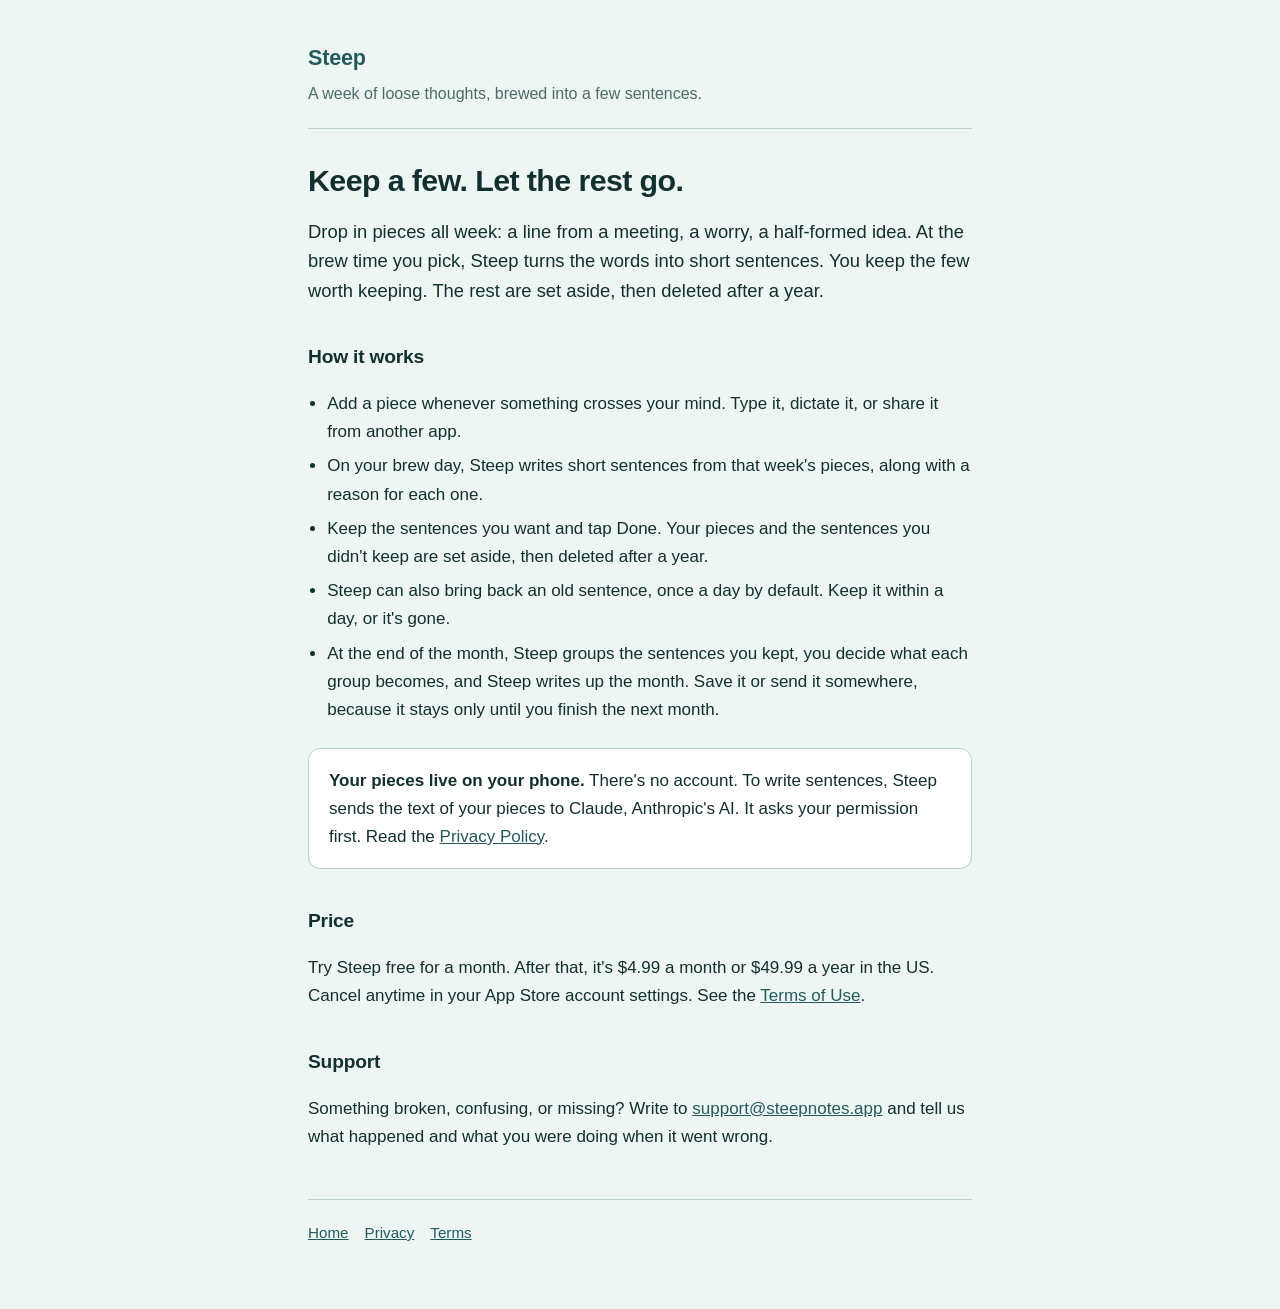
<file: index.html>
<!doctype html>
<html lang="en">
  <head>
    <meta charset="utf-8" />
    <meta name="viewport" content="width=device-width, initial-scale=1" />
    <title>Steep Notes</title>
    <meta name="description" content="Drop in pieces all week. At your brew time, Steep turns them into sentences. Only what you keep stays." />
    <link rel="stylesheet" href="./style.css" />
  </head>
  <body>
    <div class="wrap">
      <header>
        <a class="brand" href="./">Steep</a>
        <p class="tagline">A week of loose thoughts, brewed into a few sentences.</p>
      </header>

      <h1>Keep a few. Let the rest go.</h1>
      <p class="lead">
        Drop in pieces all week: a line from a meeting, a worry, a half-formed idea. At the brew time you
        pick, Steep turns the words into short sentences. You keep the few worth keeping. The rest are set
        aside, then deleted after a year.
      </p>

      <h2>How it works</h2>
      <ul>
        <li>Add a piece whenever something crosses your mind. Type it, dictate it, or share it from another app.</li>
        <li>On your brew day, Steep writes short sentences from that week's pieces, along with a reason for each one.</li>
        <li>
          Keep the sentences you want and tap Done. Your pieces and the sentences you didn't keep are set
          aside, then deleted after a year.
        </li>
        <li>Steep can also bring back an old sentence, once a day by default. Keep it within a day, or it's gone.</li>
        <li>
          At the end of the month, Steep groups the sentences you kept, you decide what each group becomes,
          and Steep writes up the month. Save it or send it somewhere, because it stays only until you finish
          the next month.
        </li>
      </ul>

      <div class="card">
        <p>
          <strong>Your pieces live on your phone.</strong> There's no account. To write sentences, Steep
          sends the text of your pieces to Claude, Anthropic's AI. It asks your permission first. Read the
          <a href="./privacy.html">Privacy Policy</a>.
        </p>
      </div>

      <h2>Price</h2>
      <p>
        Try Steep free for a month. After that, it's $4.99 a month or $49.99 a year in the US. Cancel
        anytime in your App Store account settings. See the <a href="./terms.html">Terms of Use</a>.
      </p>

      <h2>Support</h2>
      <p>
        Something broken, confusing, or missing? Write to
        <a href="mailto:support@steepnotes.app">support@steepnotes.app</a> and tell us what happened and
        what you were doing when it went wrong.
      </p>

      <footer>
        <a href="./">Home</a><a href="./privacy.html">Privacy</a><a href="./terms.html">Terms</a>
      </footer>
    </div>
  </body>
</html>
</file>
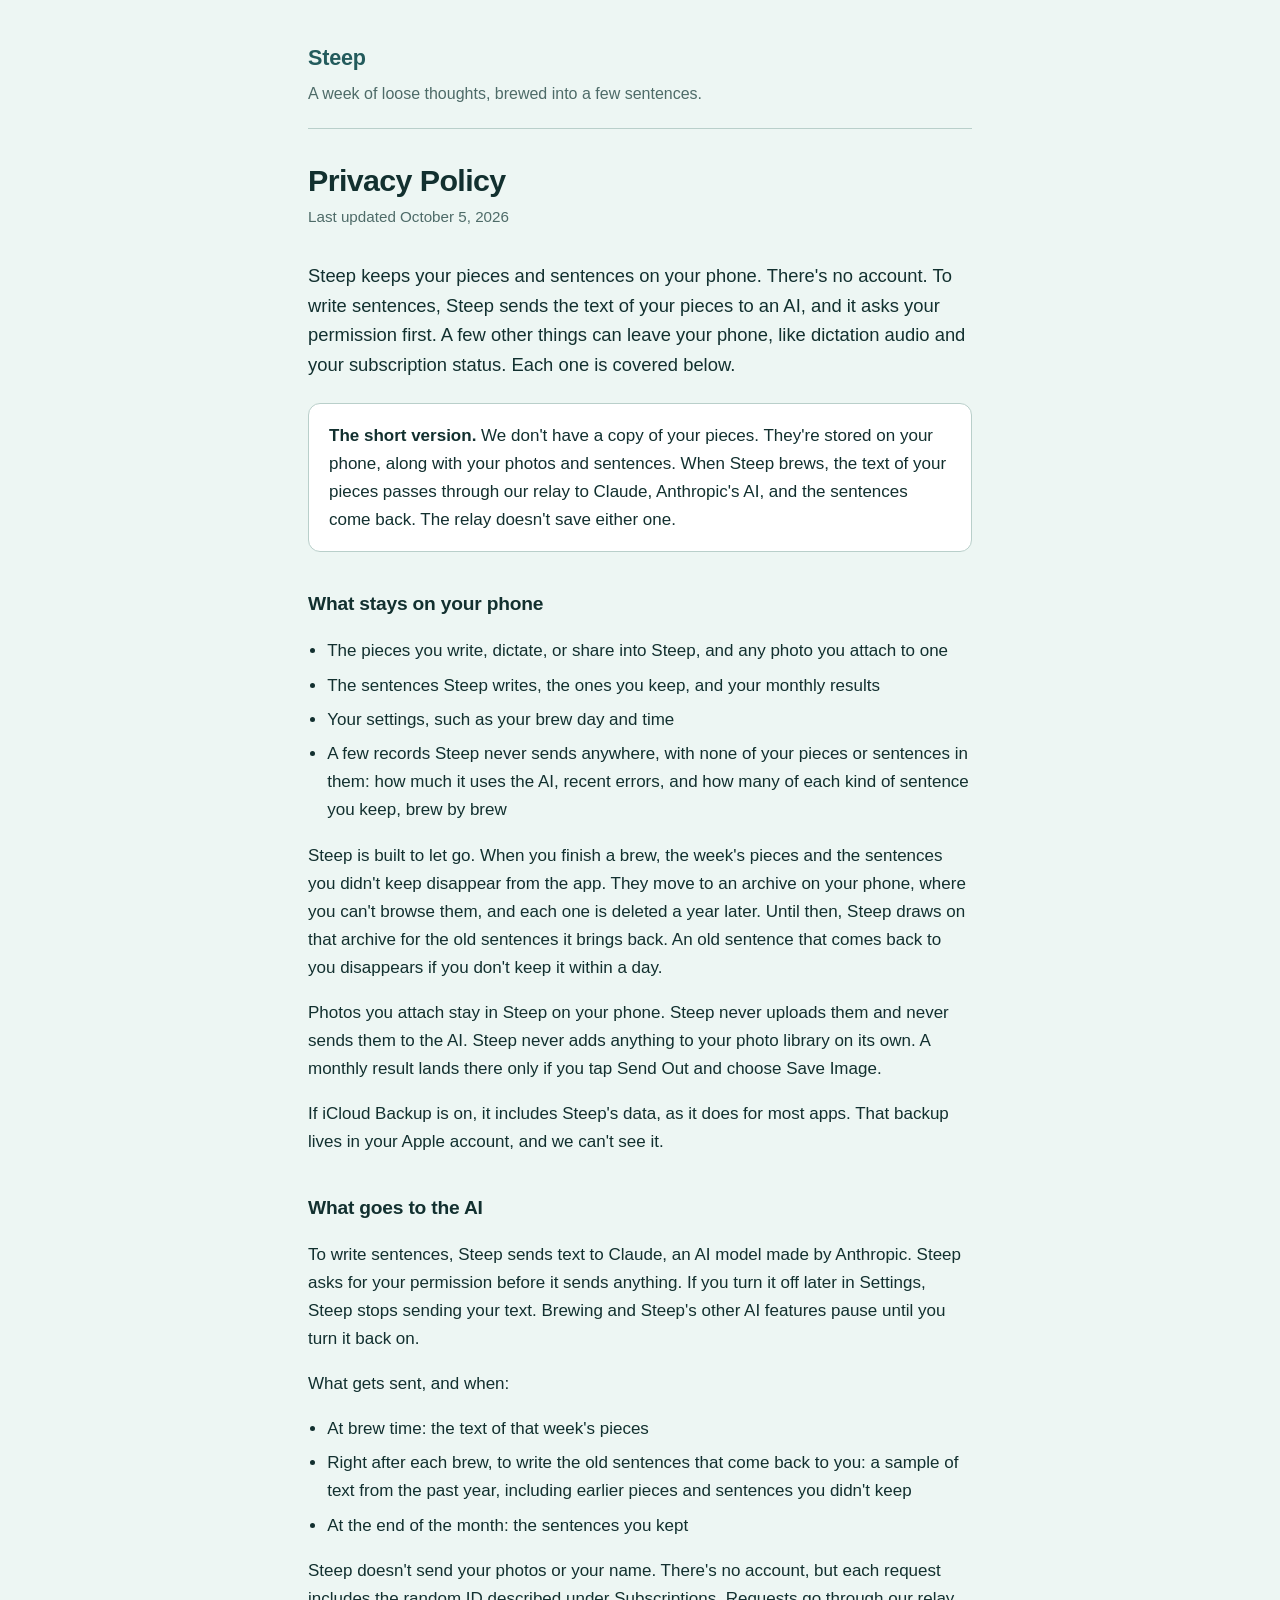
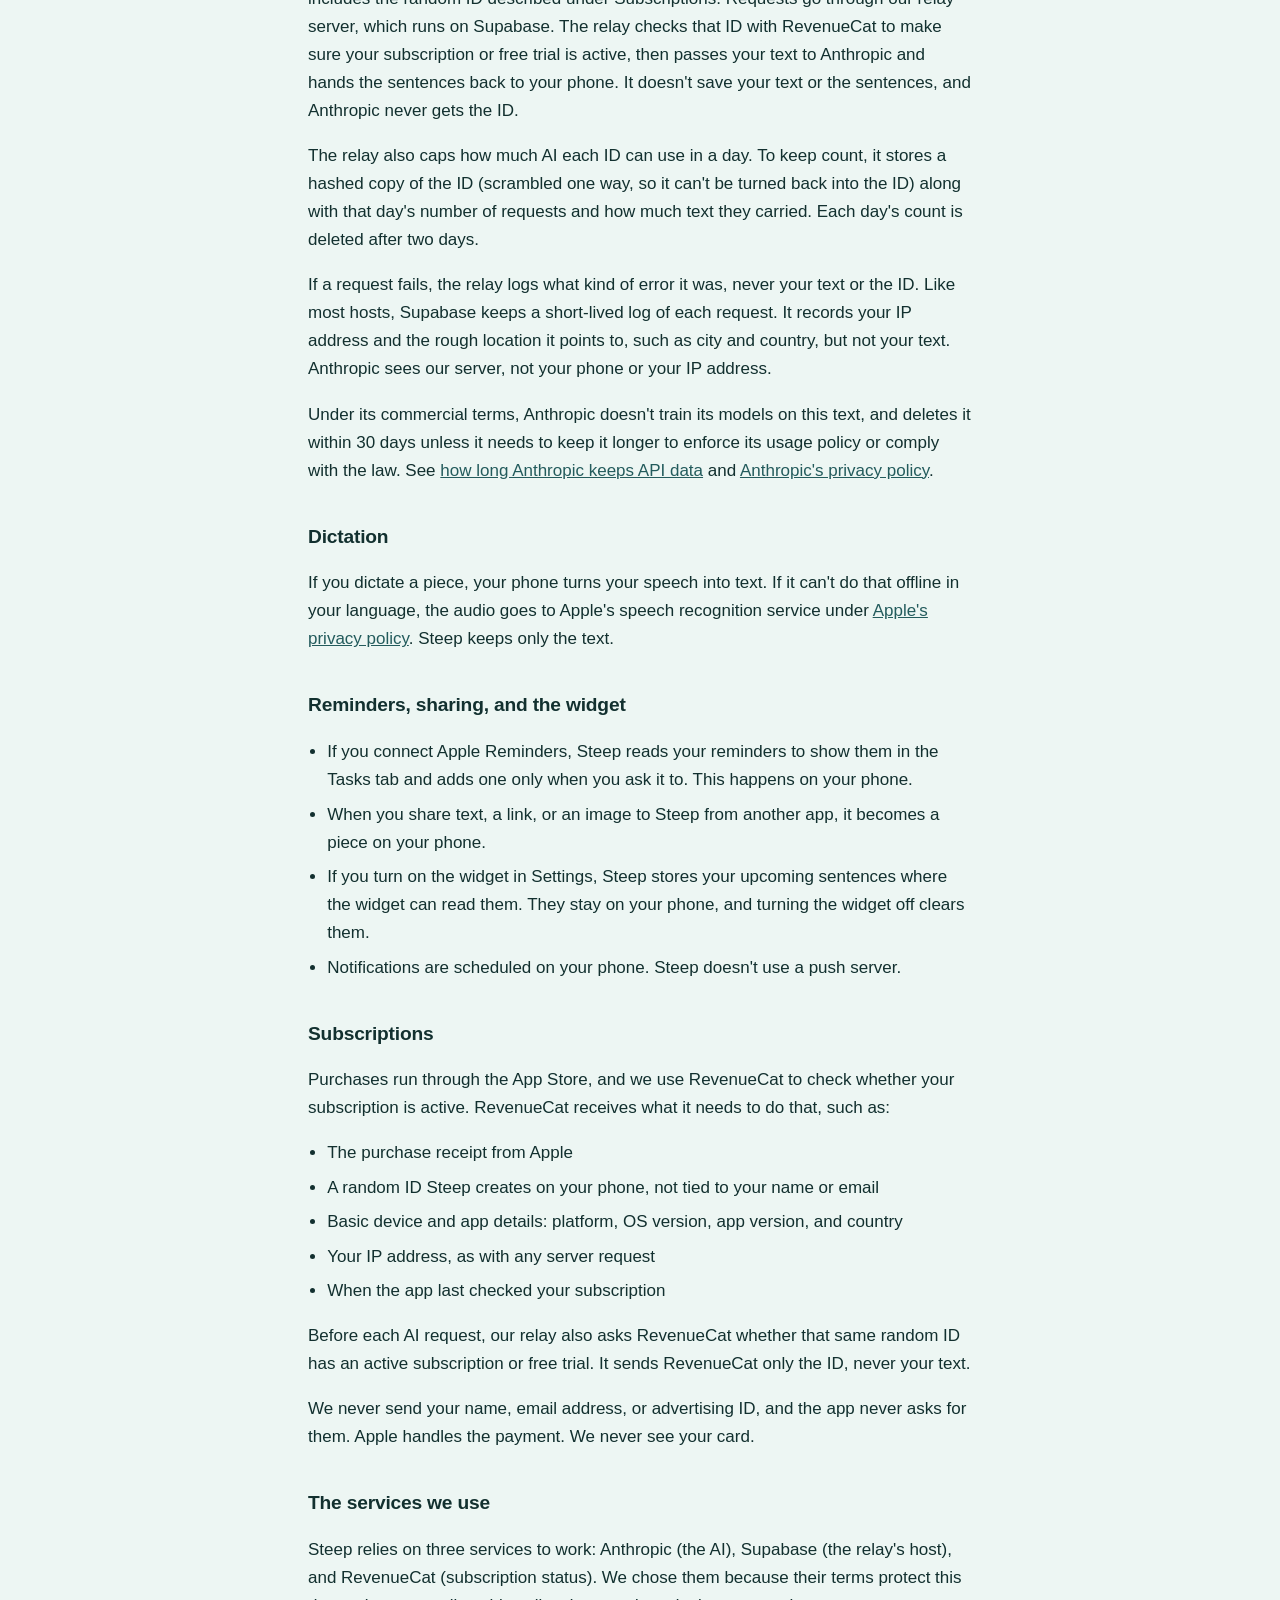
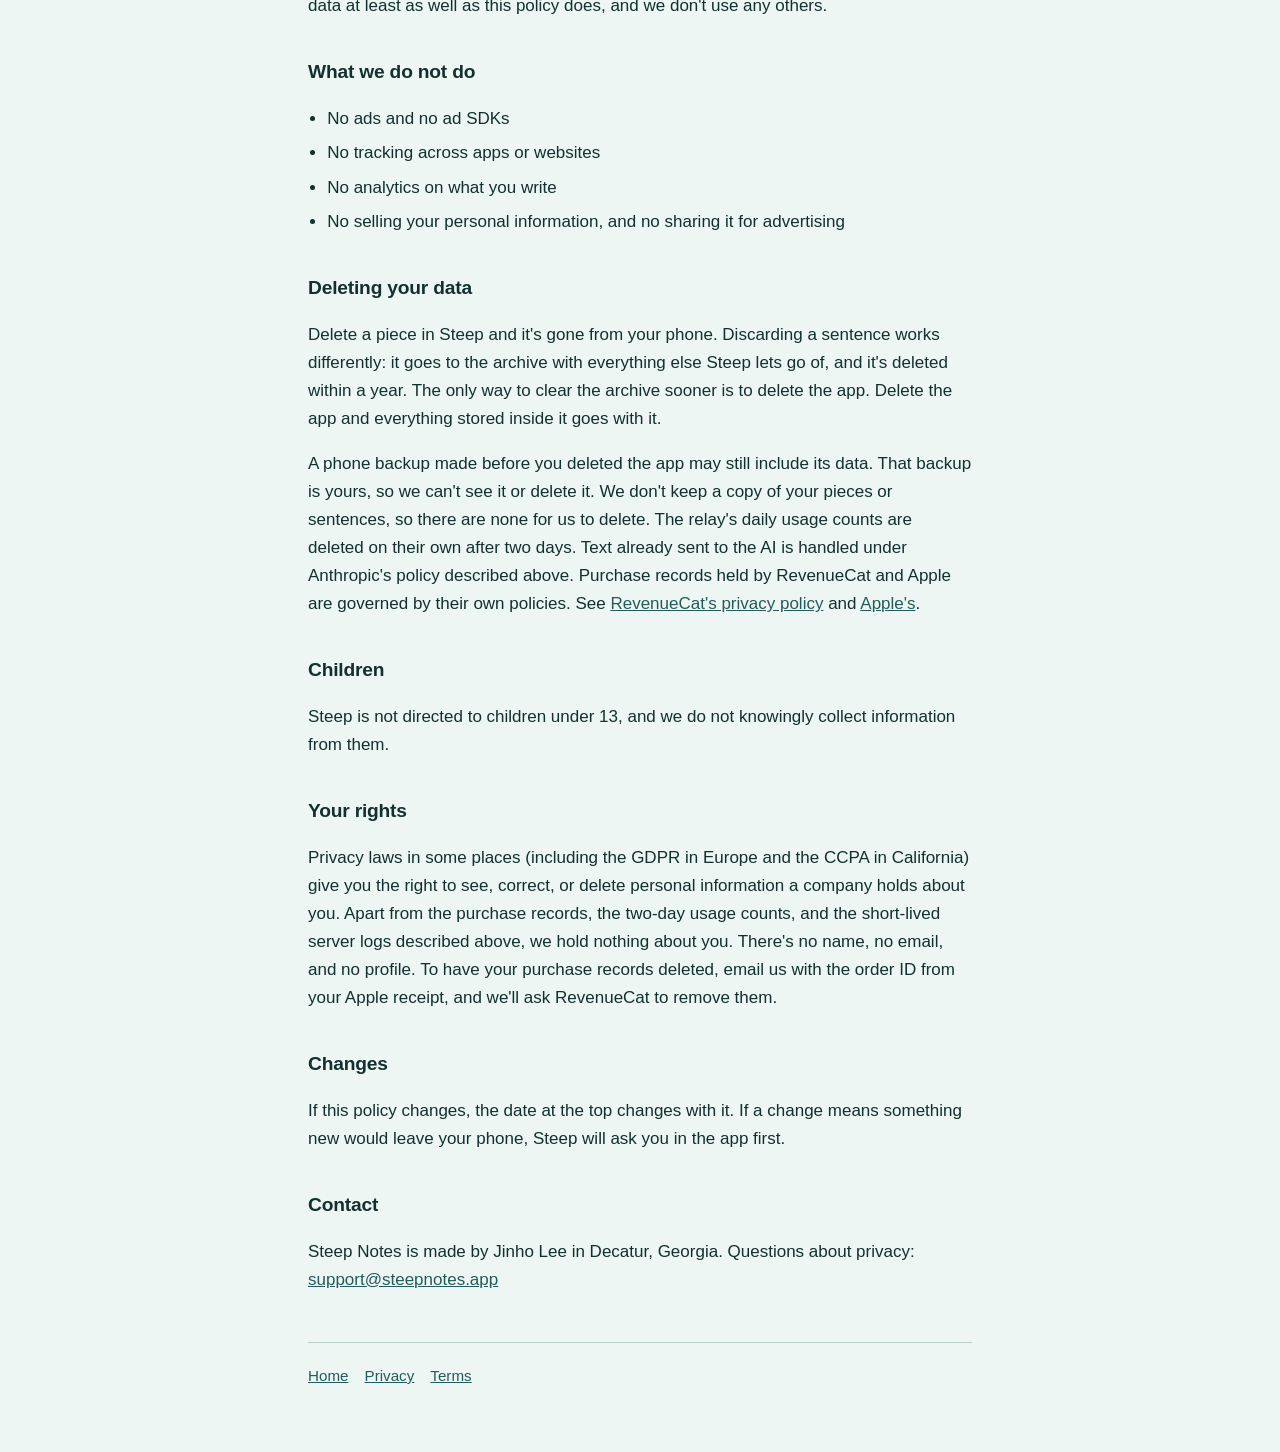
<file: privacy.html>
<!doctype html>
<html lang="en">
  <head>
    <meta charset="utf-8" />
    <meta name="viewport" content="width=device-width, initial-scale=1" />
    <title>Privacy Policy | Steep Notes</title>
    <link rel="stylesheet" href="./style.css" />
  </head>
  <body>
    <div class="wrap">
      <header>
        <a class="brand" href="./">Steep</a>
        <p class="tagline">A week of loose thoughts, brewed into a few sentences.</p>
      </header>

      <h1>Privacy Policy</h1>
      <p class="updated">Last updated October 5, 2026</p>
      <p class="lead">
        Steep keeps your pieces and sentences on your phone. There's no account. To write sentences,
        Steep sends the text of your pieces to an AI, and it asks your permission first. A few other
        things can leave your phone, like dictation audio and your subscription status. Each one is
        covered below.
      </p>

      <div class="card">
        <p>
          <strong>The short version.</strong> We don't have a copy of your pieces. They're stored on your
          phone, along with your photos and sentences. When Steep brews, the text of your pieces passes
          through our relay to Claude, Anthropic's AI, and the sentences come back. The relay doesn't save
          either one.
        </p>
      </div>

      <h2>What stays on your phone</h2>
      <ul>
        <li>The pieces you write, dictate, or share into Steep, and any photo you attach to one</li>
        <li>The sentences Steep writes, the ones you keep, and your monthly results</li>
        <li>Your settings, such as your brew day and time</li>
        <li>
          A few records Steep never sends anywhere, with none of your pieces or sentences in them: how much it
          uses the AI, recent errors, and how many of each kind of sentence you keep, brew by brew
        </li>
      </ul>
      <p>
        Steep is built to let go. When you finish a brew, the week's pieces and the sentences you didn't
        keep disappear from the app. They move to an archive on your phone, where you can't browse them,
        and each one is deleted a year later. Until then, Steep draws on that archive for the old
        sentences it brings back. An old sentence that comes back to you disappears if you don't keep it
        within a day.
      </p>
      <p>
        Photos you attach stay in Steep on your phone. Steep never uploads them and never sends them to
        the AI. Steep never adds anything to your photo library on its own. A monthly result lands there
        only if you tap Send Out and choose Save Image.
      </p>
      <p>
        If iCloud Backup is on, it includes Steep's data, as it does for most apps. That backup lives in
        your Apple account, and we can't see it.
      </p>

      <h2>What goes to the AI</h2>
      <p>
        To write sentences, Steep sends text to Claude, an AI model made by Anthropic. Steep asks for your
        permission before it sends anything. If you turn it off later in Settings, Steep stops sending
        your text. Brewing and Steep's other AI features pause until you turn it back on.
      </p>
      <p>What gets sent, and when:</p>
      <ul>
        <li>At brew time: the text of that week's pieces</li>
        <li>
          Right after each brew, to write the old sentences that come back to you: a sample of text from
          the past year, including earlier pieces and sentences you didn't keep
        </li>
        <li>At the end of the month: the sentences you kept</li>
      </ul>
      <p>
        Steep doesn't send your photos or your name. There's no account, but each request includes the
        random ID described under Subscriptions. Requests go through our relay server, which runs on
        Supabase. The relay checks that ID with RevenueCat to make sure your subscription or free trial is
        active, then passes your text to Anthropic and hands the sentences back to your phone. It doesn't
        save your text or the sentences, and Anthropic never gets the ID.
      </p>
      <p>
        The relay also caps how much AI each ID can use in a day. To keep count, it stores a hashed copy
        of the ID (scrambled one way, so it can't be turned back into the ID) along with that day's number
        of requests and how much text they carried. Each day's count is deleted after two days.
      </p>
      <p>
        If a request fails, the relay logs what kind of error it was, never your text or the ID. Like most
        hosts, Supabase keeps a short-lived log of each request. It records your IP address and the rough
        location it points to, such as city and country, but not your text. Anthropic sees our server,
        not your phone or your IP address.
      </p>
      <p>
        Under its commercial terms, Anthropic doesn't train its models on this text, and deletes it within
        30 days unless it needs to keep it longer to enforce its usage policy or comply with the law. See
        <a href="https://privacy.claude.com/en/articles/7996866-how-long-do-you-store-my-organization-s-data" target="_blank" rel="noopener noreferrer">how long Anthropic keeps API data</a>
        and <a href="https://www.anthropic.com/legal/privacy" target="_blank" rel="noopener noreferrer">Anthropic's privacy policy</a>.
      </p>

      <h2>Dictation</h2>
      <p>
        If you dictate a piece, your phone turns your speech into text. If it can't do that offline in
        your language, the audio goes to Apple's speech recognition service under
        <a href="https://www.apple.com/legal/privacy/" target="_blank" rel="noopener noreferrer">Apple's privacy policy</a>.
        Steep keeps only the text.
      </p>

      <h2>Reminders, sharing, and the widget</h2>
      <ul>
        <li>
          If you connect Apple Reminders, Steep reads your reminders to show them in the Tasks tab and adds
          one only when you ask it to. This happens on your phone.
        </li>
        <li>When you share text, a link, or an image to Steep from another app, it becomes a piece on your phone.</li>
        <li>
          If you turn on the widget in Settings, Steep stores your upcoming sentences where the widget can
          read them. They stay on your phone, and turning the widget off clears them.
        </li>
        <li>Notifications are scheduled on your phone. Steep doesn't use a push server.</li>
      </ul>

      <h2>Subscriptions</h2>
      <p>
        Purchases run through the App Store, and we use RevenueCat to check whether your subscription is
        active. RevenueCat receives what it needs to do that, such as:
      </p>
      <ul>
        <li>The purchase receipt from Apple</li>
        <li>A random ID Steep creates on your phone, not tied to your name or email</li>
        <li>Basic device and app details: platform, OS version, app version, and country</li>
        <li>Your IP address, as with any server request</li>
        <li>When the app last checked your subscription</li>
      </ul>
      <p>
        Before each AI request, our relay also asks RevenueCat whether that same random ID has an active
        subscription or free trial. It sends RevenueCat only the ID, never your text.
      </p>
      <p>
        We never send your name, email address, or advertising ID, and the app never asks for them. Apple
        handles the payment. We never see your card.
      </p>

      <h2>The services we use</h2>
      <p>
        Steep relies on three services to work: Anthropic (the AI), Supabase (the relay's host), and
        RevenueCat (subscription status). We chose them because their terms protect this data at least
        as well as this policy does, and we don't use any others.
      </p>

      <h2>What we do not do</h2>
      <ul>
        <li>No ads and no ad SDKs</li>
        <li>No tracking across apps or websites</li>
        <li>No analytics on what you write</li>
        <li>No selling your personal information, and no sharing it for advertising</li>
      </ul>

      <h2>Deleting your data</h2>
      <p>
        Delete a piece in Steep and it's gone from your phone. Discarding a sentence works differently: it
        goes to the archive with everything else Steep lets go of, and it's deleted within a year. The only
        way to clear the archive sooner is to delete the app. Delete the app and everything stored inside
        it goes with it.
      </p>
      <p>
        A phone backup made before you deleted the app may still include its data. That backup is yours,
        so we can't see it or delete it. We don't keep a copy of your pieces or sentences, so there are
        none for us to delete. The relay's daily usage counts are deleted on their own after two days.
        Text already sent to the AI is handled under Anthropic's
        policy described above. Purchase records held by RevenueCat and Apple are governed by their own
        policies. See
        <a href="https://www.revenuecat.com/privacy/" target="_blank" rel="noopener noreferrer">RevenueCat's privacy policy</a>
        and <a href="https://www.apple.com/legal/privacy/" target="_blank" rel="noopener noreferrer">Apple's</a>.
      </p>

      <h2>Children</h2>
      <p>
        Steep is not directed to children under 13, and we do not knowingly collect information from
        them.
      </p>

      <h2>Your rights</h2>
      <p>
        Privacy laws in some places (including the GDPR in Europe and the CCPA in California) give you
        the right to see, correct, or delete personal information a company holds about you. Apart from
        the purchase records, the two-day usage counts, and the short-lived server logs described above,
        we hold nothing about you.
        There's no name, no email, and no profile. To have your purchase records deleted, email us with
        the order ID from your Apple receipt, and we'll ask RevenueCat to remove them.
      </p>

      <h2>Changes</h2>
      <p>
        If this policy changes, the date at the top changes with it. If a change means something new
        would leave your phone, Steep will ask you in the app first.
      </p>

      <h2>Contact</h2>
      <p>
        Steep Notes is made by Jinho Lee in Decatur, Georgia. Questions about privacy:
        <a href="mailto:support@steepnotes.app">support@steepnotes.app</a>
      </p>

      <footer>
        <a href="./">Home</a><a href="./privacy.html">Privacy</a><a href="./terms.html">Terms</a>
      </footer>
    </div>
  </body>
</html>
</file>
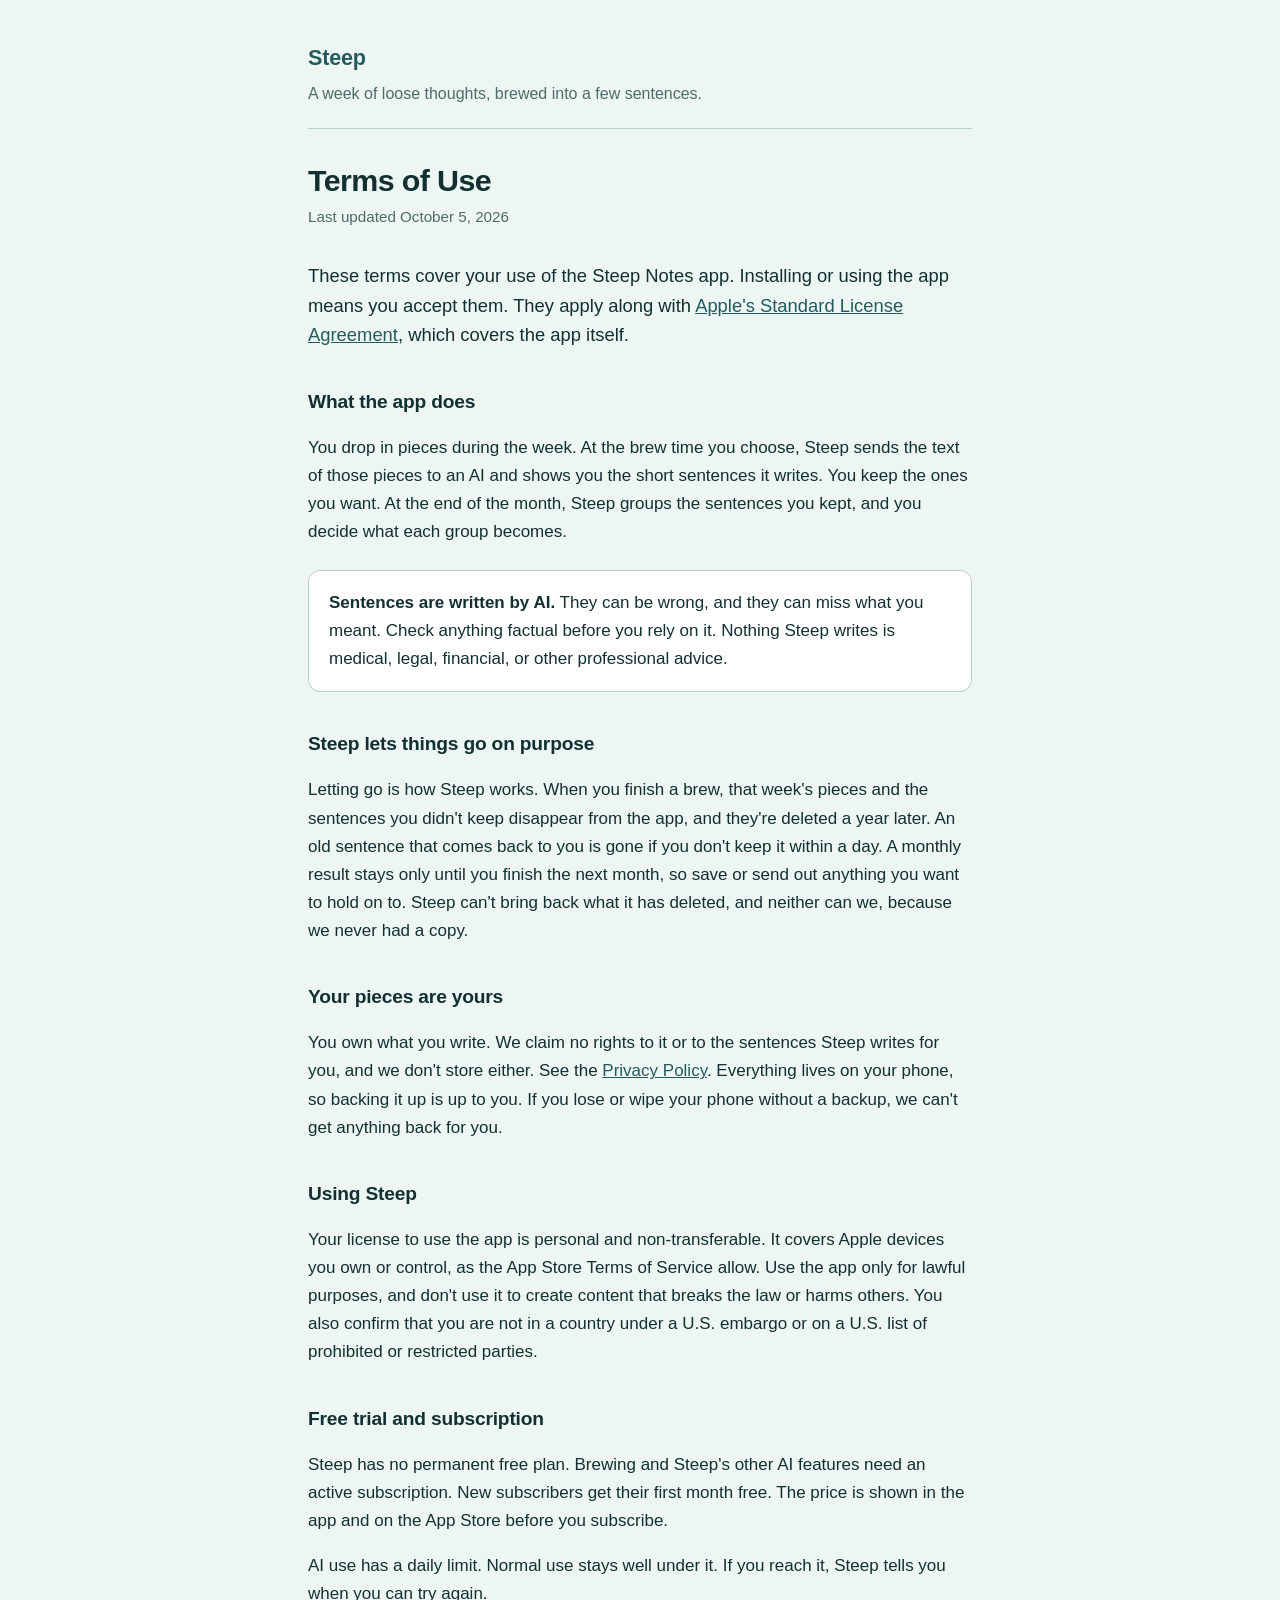
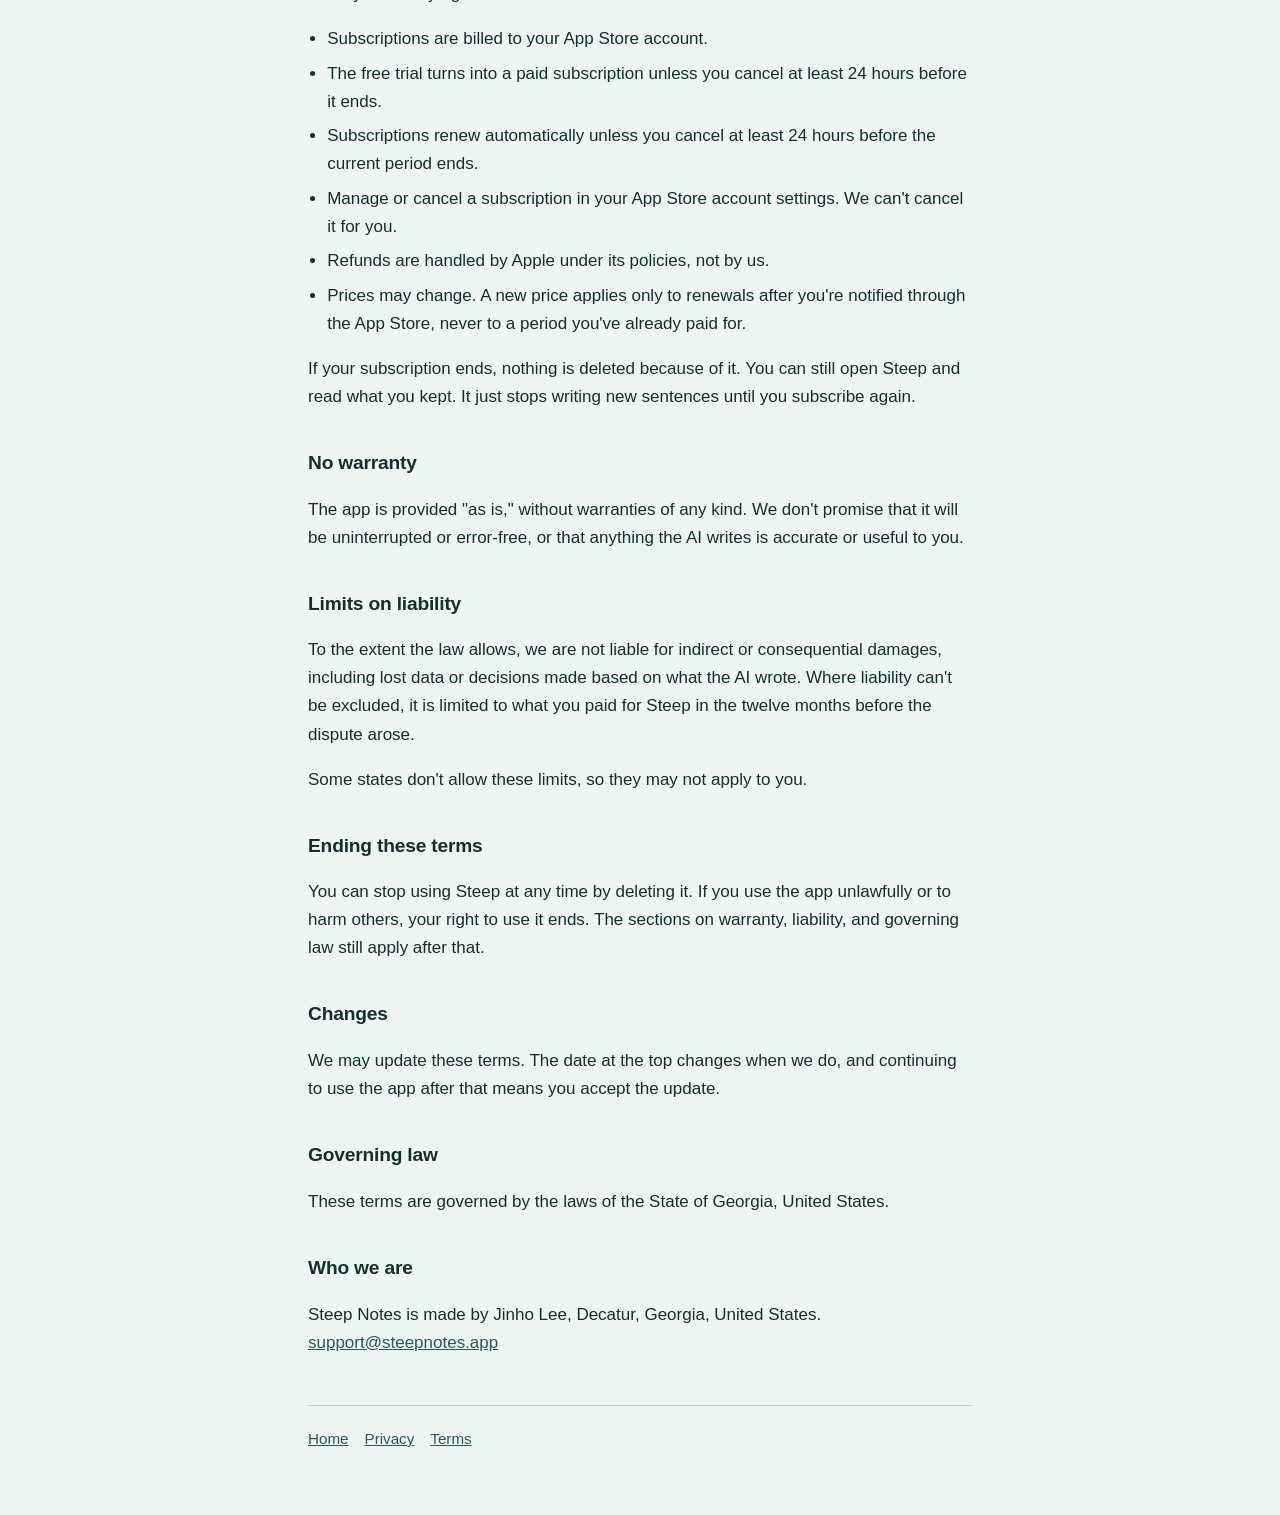
<file: terms.html>
<!doctype html>
<html lang="en">
  <head>
    <meta charset="utf-8" />
    <meta name="viewport" content="width=device-width, initial-scale=1" />
    <title>Terms of Use | Steep Notes</title>
    <link rel="stylesheet" href="./style.css" />
  </head>
  <body>
    <div class="wrap">
      <header>
        <a class="brand" href="./">Steep</a>
        <p class="tagline">A week of loose thoughts, brewed into a few sentences.</p>
      </header>

      <h1>Terms of Use</h1>
      <p class="updated">Last updated October 5, 2026</p>
      <p class="lead">
        These terms cover your use of the Steep Notes app. Installing or using the app means you accept
        them. They apply along with
        <a href="https://www.apple.com/legal/internet-services/itunes/dev/stdeula/" target="_blank" rel="noopener noreferrer">Apple's Standard License Agreement</a>,
        which covers the app itself.
      </p>

      <h2>What the app does</h2>
      <p>
        You drop in pieces during the week. At the brew time you choose, Steep sends the text of those
        pieces to an AI and shows you the short sentences it writes. You keep the ones you want. At the
        end of the month, Steep groups the sentences you kept, and you decide what each group becomes.
      </p>
      <div class="card">
        <p>
          <strong>Sentences are written by AI.</strong> They can be wrong, and they can miss what you
          meant. Check anything factual before you rely on it. Nothing Steep writes is medical, legal,
          financial, or other professional advice.
        </p>
      </div>

      <h2>Steep lets things go on purpose</h2>
      <p>
        Letting go is how Steep works. When you finish a brew, that week's pieces and the sentences you
        didn't keep disappear from the app, and they're deleted a year later. An old sentence that comes
        back to you is gone if you don't keep it within a day. A monthly result stays only until you finish
        the next month, so save or send out anything you want to hold on to. Steep can't bring back what
        it has deleted, and neither can we, because we never had a copy.
      </p>

      <h2>Your pieces are yours</h2>
      <p>
        You own what you write. We claim no rights to it or to the sentences Steep writes for you, and we
        don't store either. See the <a href="./privacy.html">Privacy Policy</a>. Everything lives on your
        phone, so backing it up is up to you. If you lose or wipe your phone without a backup, we can't get
        anything back for you.
      </p>

      <h2>Using Steep</h2>
      <p>
        Your license to use the app is personal and non-transferable. It covers Apple devices you own or
        control, as the App Store Terms of Service allow. Use the app only for lawful purposes, and don't
        use it to create content that breaks the law or harms others. You also confirm that you are not in
        a country under a U.S. embargo or on a U.S. list of prohibited or restricted parties.
      </p>

      <h2>Free trial and subscription</h2>
      <p>
        Steep has no permanent free plan. Brewing and Steep's other AI features need an active
        subscription. New subscribers get their first month free. The price is shown in the app and on
        the App Store before you subscribe.
      </p>
      <p>
        AI use has a daily limit. Normal use stays well under it. If you reach it, Steep tells you when
        you can try again.
      </p>
      <ul>
        <li>Subscriptions are billed to your App Store account.</li>
        <li>
          The free trial turns into a paid subscription unless you cancel at least 24 hours before it ends.
        </li>
        <li>
          Subscriptions renew automatically unless you cancel at least 24 hours before the current period
          ends.
        </li>
        <li>
          Manage or cancel a subscription in your App Store account settings. We can't cancel it for you.
        </li>
        <li>Refunds are handled by Apple under its policies, not by us.</li>
        <li>
          Prices may change. A new price applies only to renewals after you're notified through the App
          Store, never to a period you've already paid for.
        </li>
      </ul>
      <p>
        If your subscription ends, nothing is deleted because of it. You can still open Steep and read what
        you kept. It just stops writing new sentences until you subscribe again.
      </p>

      <h2>No warranty</h2>
      <p>
        The app is provided "as is," without warranties of any kind. We don't promise that it will be
        uninterrupted or error-free, or that anything the AI writes is accurate or useful to you.
      </p>

      <h2>Limits on liability</h2>
      <p>
        To the extent the law allows, we are not liable for indirect or consequential damages, including
        lost data or decisions made based on what the AI wrote. Where liability can't be excluded, it is
        limited to what you paid for Steep in the twelve months before the dispute arose.
      </p>
      <p>Some states don't allow these limits, so they may not apply to you.</p>

      <h2>Ending these terms</h2>
      <p>
        You can stop using Steep at any time by deleting it. If you use the app unlawfully or to harm
        others, your right to use it ends. The sections on warranty, liability, and governing law still
        apply after that.
      </p>

      <h2>Changes</h2>
      <p>
        We may update these terms. The date at the top changes when we do, and continuing to use the app
        after that means you accept the update.
      </p>

      <h2>Governing law</h2>
      <p>These terms are governed by the laws of the State of Georgia, United States.</p>

      <h2>Who we are</h2>
      <p>
        Steep Notes is made by Jinho Lee, Decatur, Georgia, United States.<br />
        <a href="mailto:support@steepnotes.app">support@steepnotes.app</a>
      </p>

      <footer>
        <a href="./">Home</a><a href="./privacy.html">Privacy</a><a href="./terms.html">Terms</a>
      </footer>
    </div>
  </body>
</html>
</file>
<file: style.css>
/* steepnotes.app: 정적 사이트 한 벌의 스타일.
   앱의 steep 스킨(src/design/skins/steep.ts)과 같은 계열(밝은 틸 바탕, 깊은 틸, 잉크)이지만 **사본이다**:
   웹은 스킨 계약의 소비자가 아니고, 여기 값을 바꿔도 앱은 안 바뀐다. 앱 스킨을 갈면 이 파일은 손으로 맞춘다. */

:root {
  --paper: #edf6f3;
  --surface: #ffffff;
  --ink: #12302f;
  --muted: #4e6b68;
  --line: #b9cfca;
  --accent: #235b5c;
}

@media (prefers-color-scheme: dark) {
  :root {
    --paper: #123a3b;
    --surface: #1b4a4b;
    --ink: #f3f9f7;
    --muted: #b4d3cc;
    --line: #3f7a78;
    --accent: #b4d3cc;
  }
}

* {
  box-sizing: border-box;
}

body {
  margin: 0;
  padding: 0;
  background: var(--paper);
  color: var(--ink);
  font: 17px/1.65 -apple-system, BlinkMacSystemFont, 'Segoe UI', Roboto, Helvetica, Arial, sans-serif;
  -webkit-text-size-adjust: 100%;
  word-break: keep-all;
}

.wrap {
  max-width: 44rem;
  margin: 0 auto;
  padding: 2.5rem 1.25rem 4rem;
}

header {
  border-bottom: 1px solid var(--line);
  padding-bottom: 1.25rem;
  margin-bottom: 2rem;
}

.brand {
  display: inline-block;
  font-size: 1.35rem;
  font-weight: 700;
  color: var(--accent);
  text-decoration: none;
  letter-spacing: -0.01em;
}

.tagline {
  margin: 0.35rem 0 0;
  color: var(--muted);
  font-size: 1rem;
}

h1 {
  font-size: 1.9rem;
  line-height: 1.25;
  letter-spacing: -0.02em;
  margin: 0 0 0.35rem;
  text-wrap: balance;
}

h2 {
  font-size: 1.2rem;
  margin: 2.25rem 0 0.6rem;
  letter-spacing: -0.01em;
}

.updated {
  color: var(--muted);
  font-size: 0.95rem;
  margin: 0 0 2rem;
}

ul {
  padding-left: 1.2rem;
}

li {
  margin-bottom: 0.4rem;
}

a {
  color: var(--accent);
}

strong {
  font-weight: 650;
}

.lead {
  font-size: 1.15rem;
  line-height: 1.6;
}

.card {
  background: var(--surface);
  border: 1px solid var(--line);
  border-radius: 12px;
  padding: 1.1rem 1.25rem;
  margin: 1.5rem 0;
}

.card p:first-child {
  margin-top: 0;
}

.card p:last-child {
  margin-bottom: 0;
}

footer {
  border-top: 1px solid var(--line);
  margin-top: 3rem;
  padding-top: 1.25rem;
  color: var(--muted);
  font-size: 0.95rem;
}

footer a {
  margin-right: 1rem;
  white-space: nowrap;
}

.fineprint {
  margin-top: 2.5rem;
  color: var(--muted);
  font-size: 0.9rem;
  line-height: 1.55;
}
</file>
